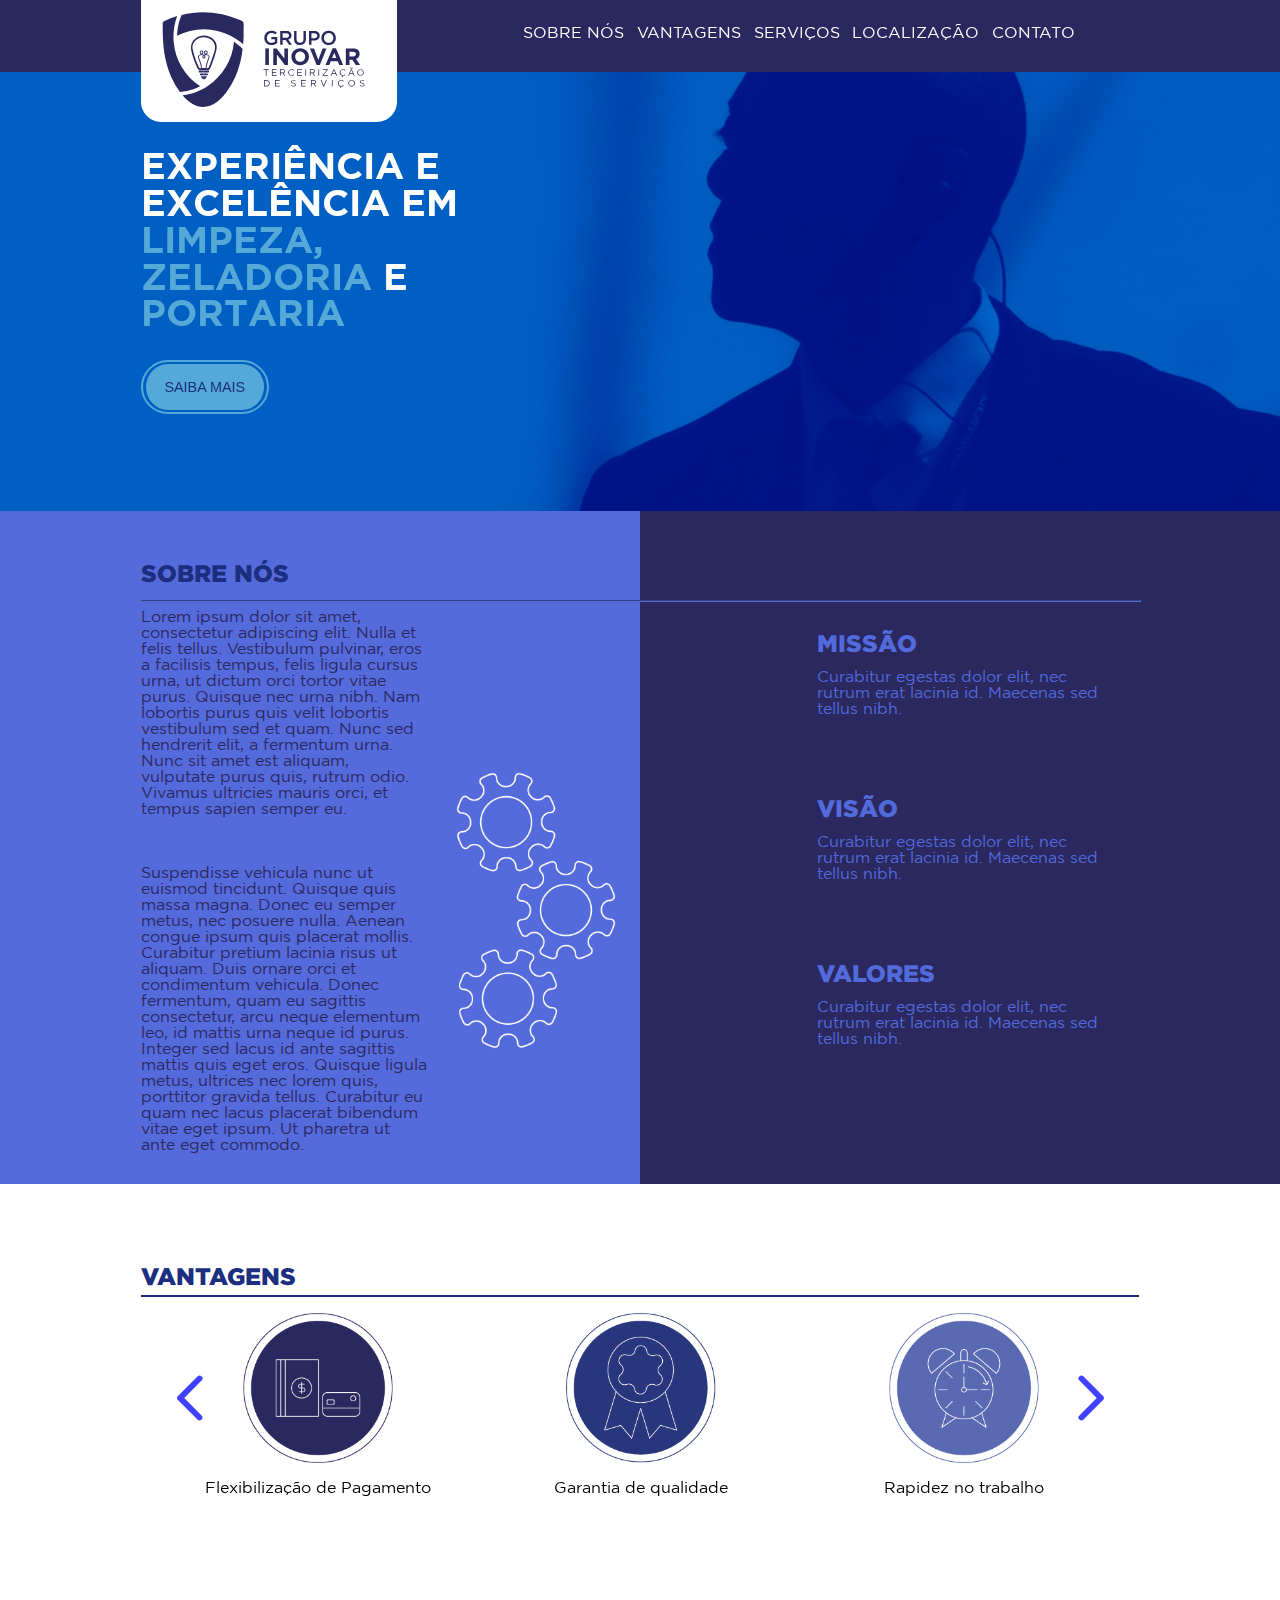
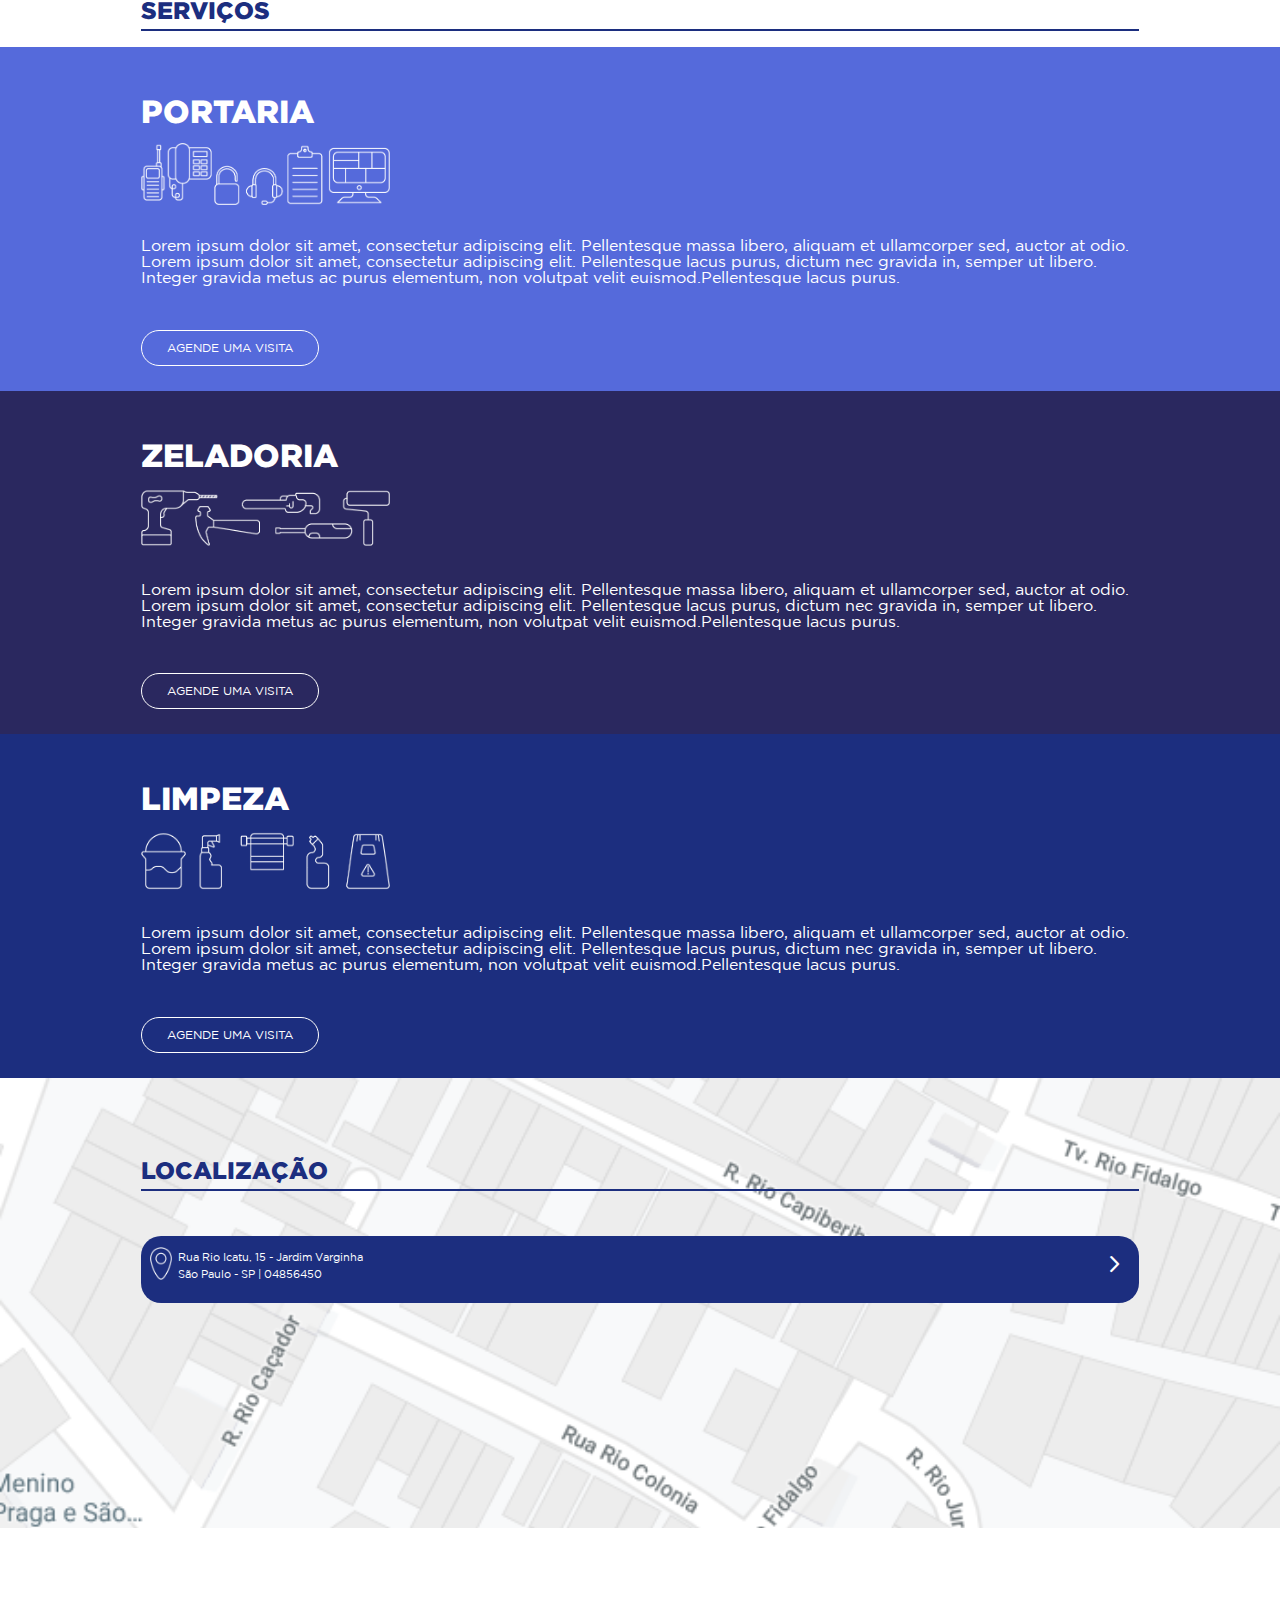
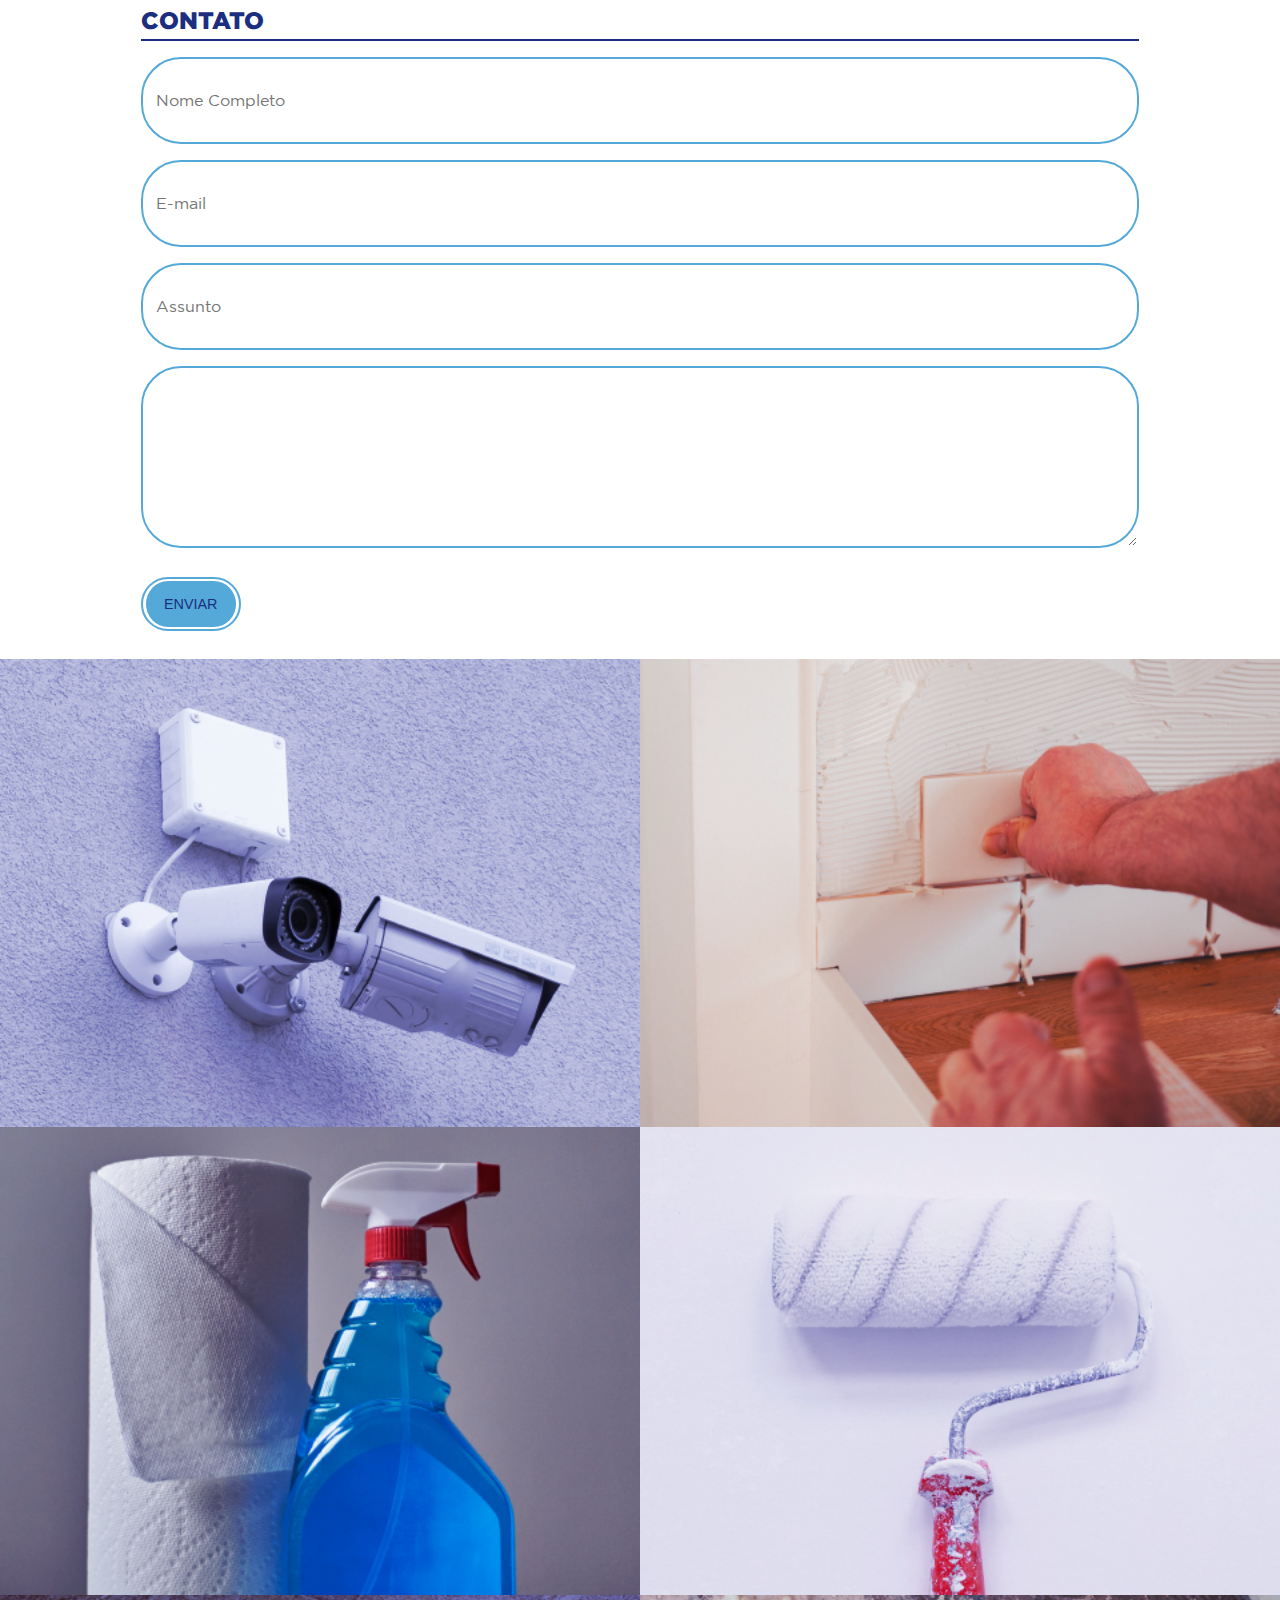
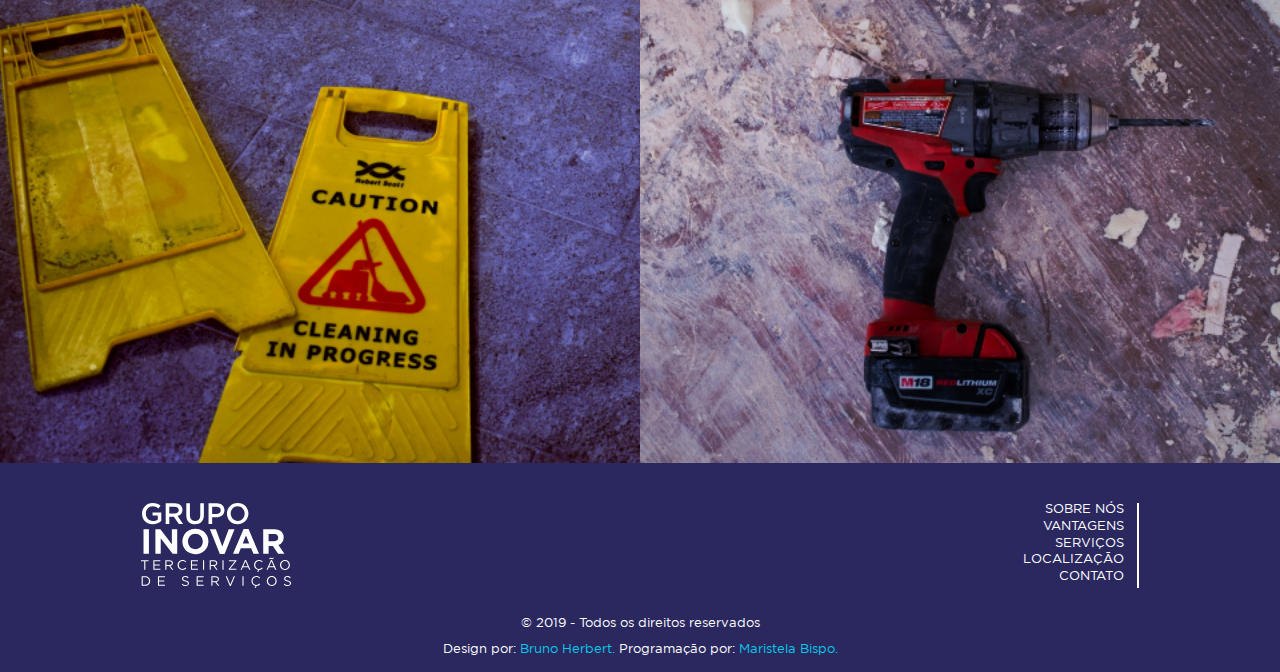
<file: index.html>
<html>
    <head>
        <title>Inovar</title>
    <meta charset="utf-8">
	<meta name="viewport" content="width=device-width">	
    <link rel="stylesheet" href="css/reset.css">
	<link rel="stylesheet" type="text/css" href="slick/slick.css"/>
	<link rel="stylesheet" type="text/css" href="slick/slick-theme.css"/>
	<link rel="stylesheet" href="css/vantagens.css">	
	<link rel="stylesheet" href="css/responsivo.css">
	<link rel="stylesheet" href="css/estilo.css">	

    </head>

    <body>
        <header>
			<div class="barra-header">
				<button class="menu-abrir">menu</button><a href="#"><img src="images/logo-principal.svg" onerror="this.src='images/logo.png'; this.onerror=null" class="logo"></a>
			</div>
			<nav class="menu-mobile">
            <button class="menu-fechar"></button>
            <ul class="menu-responsivo">
              <li><a href="#sobre">Sobre Nós</a></li>
              <li><a href="#vantagens">Vantagens</a></li>
              <li><a href="#servicos">Serviços</a></li>
              <li><a href="#localizacao">Localização</a></li>
              <li><a href="#contato">Contato</a></li>
            </ul>
          	</nav>
        </header>
        <div id="index">
            <ul class="single-item">
                <li class="single-banner1"></li>
                <li class="single-banner2"></li>
                <li class="single-banner3"></li>
            </ul>
            <h1 class="index chamada">Experiência e Excelência em <spam>Limpeza, Zeladoria</spam> e <spam>Portaria</spam></h1>
            <a href="#vantagens"><button class="saiba-mais botao">Saiba Mais</button></a>
        </div>
		<div id="servicos-missao">
			<div id="sobre">
				<h1 class="titulo borda">Sobre Nós</h1>
					<hr class="linha">
					<div class="paragrafo-sobre">
					<p>Lorem ipsum dolor sit amet, consectetur adipiscing elit. Nulla et felis tellus. Vestibulum pulvinar, eros a facilisis tempus, felis ligula cursus urna, ut dictum orci tortor vitae purus. Quisque nec urna nibh. Nam lobortis purus quis velit lobortis vestibulum sed et quam. Nunc sed hendrerit elit, a fermentum urna. Nunc sit amet est aliquam, vulputate purus quis, rutrum odio. Vivamus ultricies mauris orci, et tempus sapien semper eu.</p>

					<p>Suspendisse vehicula nunc ut euismod tincidunt. Quisque quis massa magna. Donec eu semper metus, nec posuere nulla. Aenean congue ipsum quis placerat mollis. Curabitur pretium lacinia risus ut aliquam. Duis ornare orci et condimentum vehicula. Donec fermentum, quam eu sagittis consectetur, arcu neque elementum leo, id mattis urna neque id purus. Integer sed lacus id ante sagittis mattis quis eget eros. Quisque ligula metus, ultrices nec lorem quis, porttitor gravida tellus. Curabitur eu quam nec lacus placerat bibendum vitae eget ipsum. Ut pharetra ut ante eget commodo.</p>
				</div>
				
				<div class="engrenagem">
					<img src="images/mobile/Elementos-Mobile_Engrenagens.png">
				</div>
			</div>
		

			<div class="missao">
				<ul>
				<li><h2>Missão</h2></li>
					<p class="valores">Curabitur egestas dolor elit, nec rutrum erat lacinia id. Maecenas sed tellus nibh.</p>

				<li><h2>Visão</h2></li>
					<p class="valores">Curabitur egestas dolor elit, nec rutrum erat lacinia id. Maecenas sed tellus nibh.</p>

				<li><h2>Valores</h2></li>
					<p class="valores">Curabitur egestas dolor elit, nec rutrum erat lacinia id. Maecenas sed tellus nibh.</p>

				</ul>
				</div>
		</div>
        <section id="vantagens">
            <h1 class="titulo">Vantagens</h1>
			<ul class="center">
			<li class="slide"><img src="images/mobile/pagamento.png"><p>Flexibilização de Pagamento</p></li>
			<li class="slide"><img src="images/mobile/qualidade.png"><p>Garantia de qualidade</p></li>
			<li class="slide"><img src="images/mobile/trabalho.png"><p>Rapidez no trabalho</p></li>
			<li class="slide"><img src="images/mobile/pagamento.png"><p>Flexibilização de Pagamento</p></li>
			<li class="slide"><img src="images/mobile/qualidade.png"><p>Garantia de qualidade</p></li>
			<li class="slide"><img src="images/mobile/trabalho.png"><p>Rapidez no trabalho</p></li>	
			</ul>
            

        </section>

        <section id="servicos">
            <h1 class="titulo">Serviços</h1>
        </section>
        <div class="servicos">
			<div class="portaria">
				<section>
					<h3 class="titulo-servicos">Portaria</h3>
					<img src="images/servicos/portaria.png" class="servicos-img">
					<p>Lorem ipsum dolor sit amet, consectetur adipiscing elit. Pellentesque massa libero, aliquam et ullamcorper
						sed, auctor at odio. Lorem ipsum dolor sit amet, consectetur adipiscing elit. Pellentesque lacus purus,
						dictum nec gravida in, semper ut libero. Integer gravida metus ac purus elementum, non volutpat velit
						euismod.Pellentesque lacus purus.</p>
					<a href="#contato"><button class="agende">Agende uma visita</button></a>
				</section>
			</div>
			<div class="zeladoria">
			<section>
				<h3 class="titulo-servicos">Zeladoria</h3>
				<img src="images/servicos/zeladoria.png" class="servicos-img">
				<p>Lorem ipsum dolor sit amet, consectetur adipiscing elit. Pellentesque massa libero, aliquam et ullamcorper
					sed, auctor at odio. Lorem ipsum dolor sit amet, consectetur adipiscing elit. Pellentesque lacus purus,
					dictum nec gravida in, semper ut libero. Integer gravida metus ac purus elementum, non volutpat velit
					euismod.Pellentesque lacus purus.</p>
				<a href="#contato"><button class="agende">Agende uma visita</button></a>
			</section>
			</div>
			<div class="limpeza">
				<section>
				<h3 class="titulo-servicos">Limpeza</h3>
				<img src="images/servicos/limpeza.png" class="servicos-img">
				<p>Lorem ipsum dolor sit amet, consectetur adipiscing elit. Pellentesque massa libero, aliquam et ullamcorper
					sed, auctor at odio. Lorem ipsum dolor sit amet, consectetur adipiscing elit. Pellentesque lacus purus,
					dictum nec gravida in, semper ut libero. Integer gravida metus ac purus elementum, non volutpat velit
					euismod.Pellentesque lacus purus.</p>
					<a href="#contato"><button class="agende">Agende uma visita</button></a>	
				</section>
			</div>
		</div>

            <div class="borda zeladoria"></div>
            <div class="borda limpeza"></div>
        <section id="localizacao">
            <h1 class="titulo">Localização</h1>
				<div class="endereco">
				<img src="images/mobile/localizacao.png" class="localizao-img">	
				<p>Rua Rio Icatu, 15 - Jardim Varginha</p>
				<p>São Paulo - SP | 04856450</p>
				</div>
		</section>
<a name="BTEnvia"> </a>
        <section id="contato">
            <h1 class="titulo">Contato</h1>
            <form action="<? $PHP_SELF; ?>" method="POST"> 
                <input id="nome" name="nome" placeholder="Nome Completo" required>
                <input id="email" name="email" placeholder="E-mail" type="email" required>
				<input id="assunto" name="assunto" placeholder="Assunto" type="assunto" required>
                <textarea id="msg" name="mensagem" cols="30" rows="6" required></textarea>
                <button type="submit" name="BTEnvia" class="botao formulario" value="Send">Enviar</button>
            </form>
        </section>
      
        <div id="fotos">
            <ul class="galeria">
                <li><img src="images/1.png"></li>
                <li><img src="images/2.png"></li>
                <li><img src="images/3.png"></li>
                <li><img src="images/4.png"></li>
                <li><img src="images/5.png"></li>
                <li><img src="images/6.png"></li>

            </ul>
        </div>

            <footer>
                <section id="rodape">
                <img src="images/logo-rodape.svg" onerror="this.src='images/logo-rodape.png'; this.onerror=null" class="logo-rodape">
                <ul>
					<li><a href="#sobre">Sobre Nós</a></li>
					<li><a href="#vantagens">Vantagens</a></li>
					<li><a href="#servicos">Serviços</a></li>
					<li><a href="#localizacao">Localização</a></li>
					<li><a href="#contato">Contato</a></li>
					</ul>
                </section>
				<div class="copyright">
					<p>© 2019 - Todos os direitos reservados</p>
					<p>Design por: <a href="mailto:brherbert@gmail.com">Bruno Herbert.</a> Programação por: <a href="mailto:shestronger@gmail.com">Maristela Bispo.</a></p>
				</div>
            </footer>
            <script src="js/menu.js"></script>
			<script src="js/jquery.js"></script>
			<script src="slick/slick.min.js"></script>
			<script src="js/slider.js"></script>
			<script src="js/animar-menu.js"></script>
			<script src="js/banner.js"></script>
    </body>
</html>
</file>
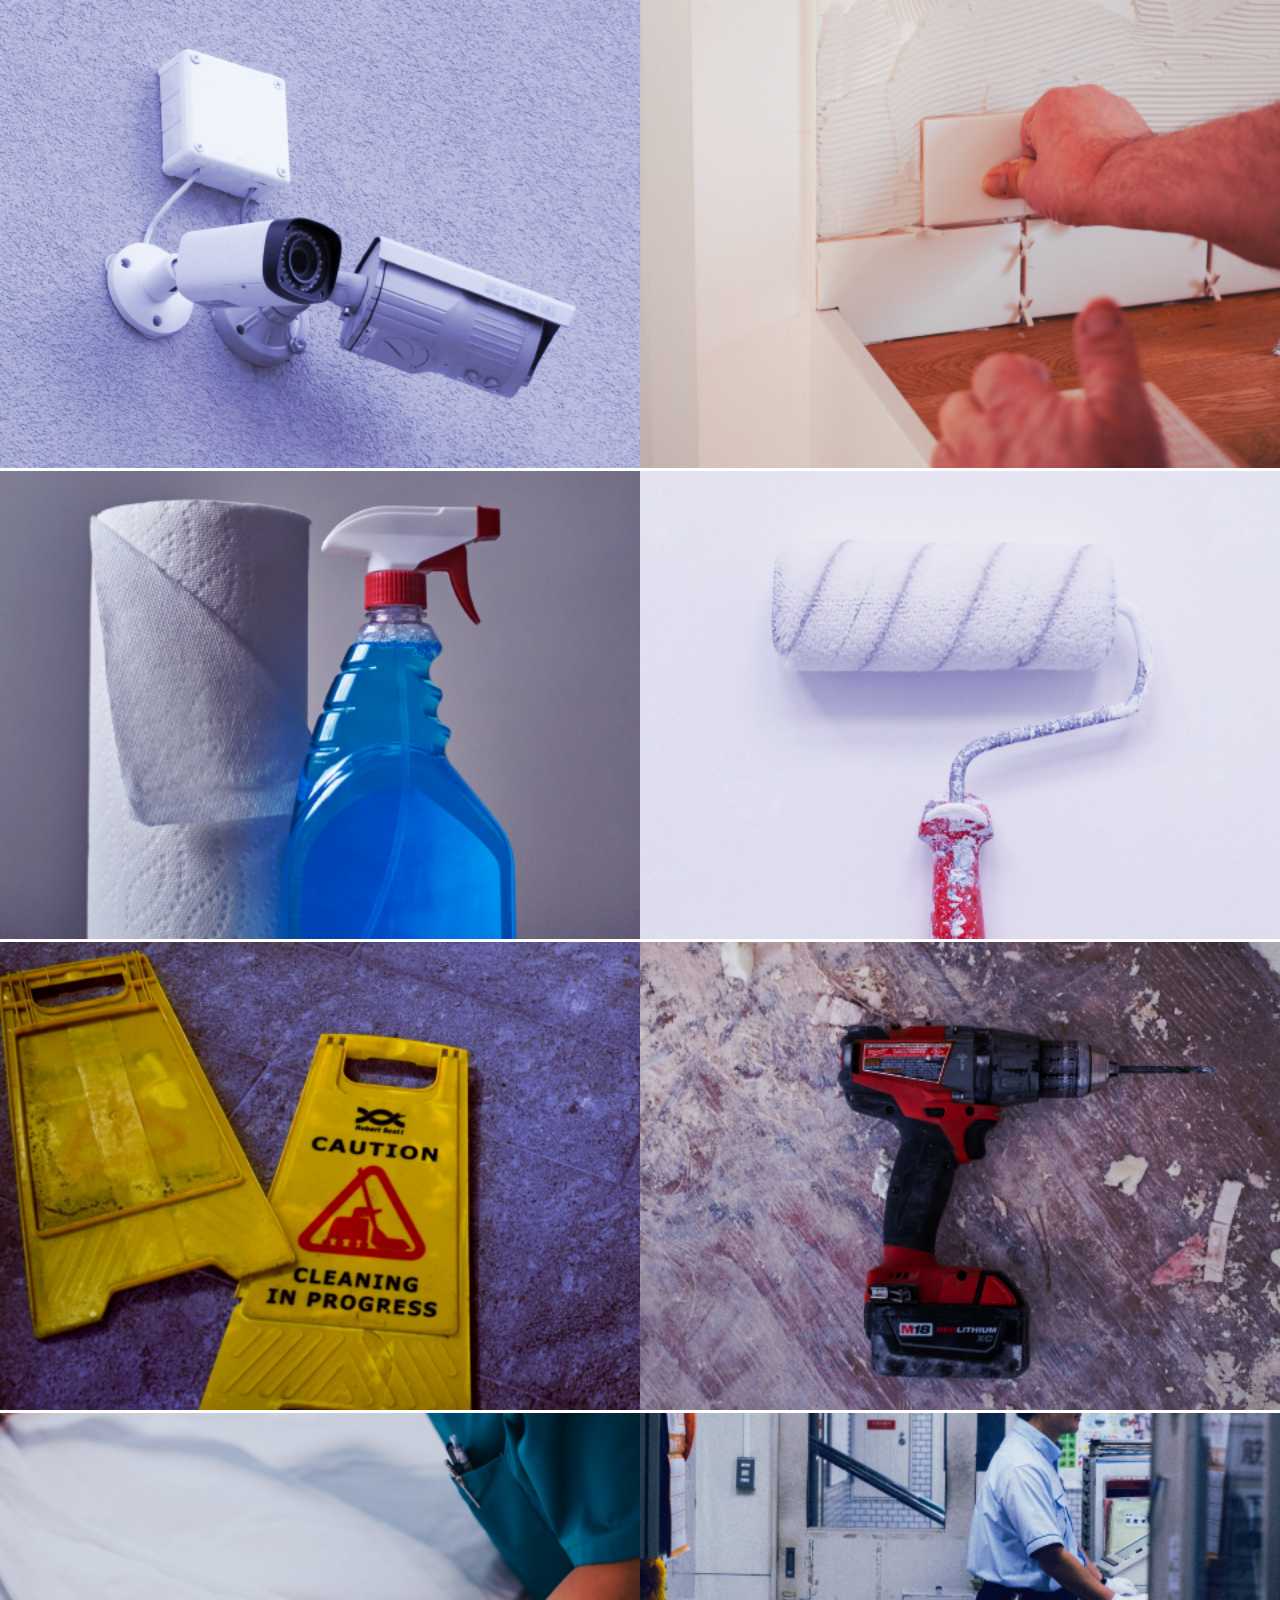
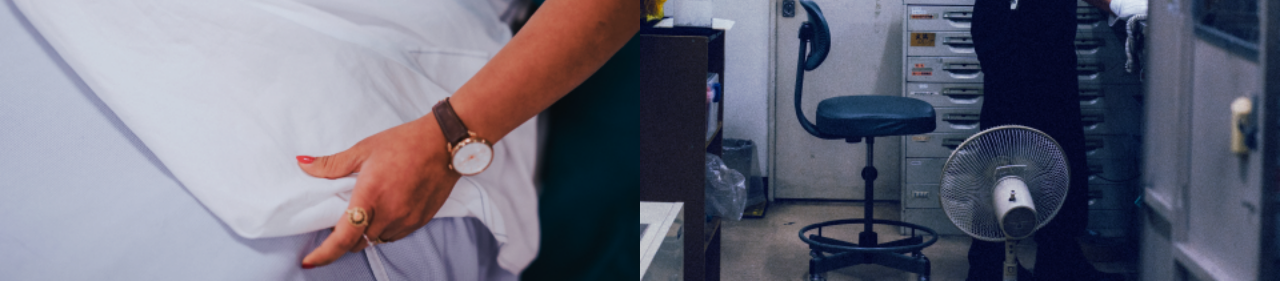
<file: galeria/galeria.html>
<html>
    <head>
        <title>Galeria</title>
        <meta charset="utf-8">
        <meta name="viewport" content="width=device-width">	
         <link rel="stylesheet" href="reset.css">
        <style>
            .galeria {
            display: flex;
            flex-wrap: wrap;
            }

            .galeria li {
            width: 50%;
            }

            .galeria li img {
            width: 100%;
            }

        </style>
        
    </head>

    <body>
        
         <div id="fotos">
            <ul class="galeria">
                <li><img src="images/1.png"></li>
                <li><img src="images/2.png"></li>
                <li><img src="images/3.png"></li>
                <li><img src="images/4.png"></li>
                <li><img src="images/5.png"></li>
                <li><img src="images/6.png"></li>
                <li><img src="images/7.png"></li>
                <li><img src="images/8.png"></li>

            </ul>
        </div>
        
    </body>
</html>
</file>
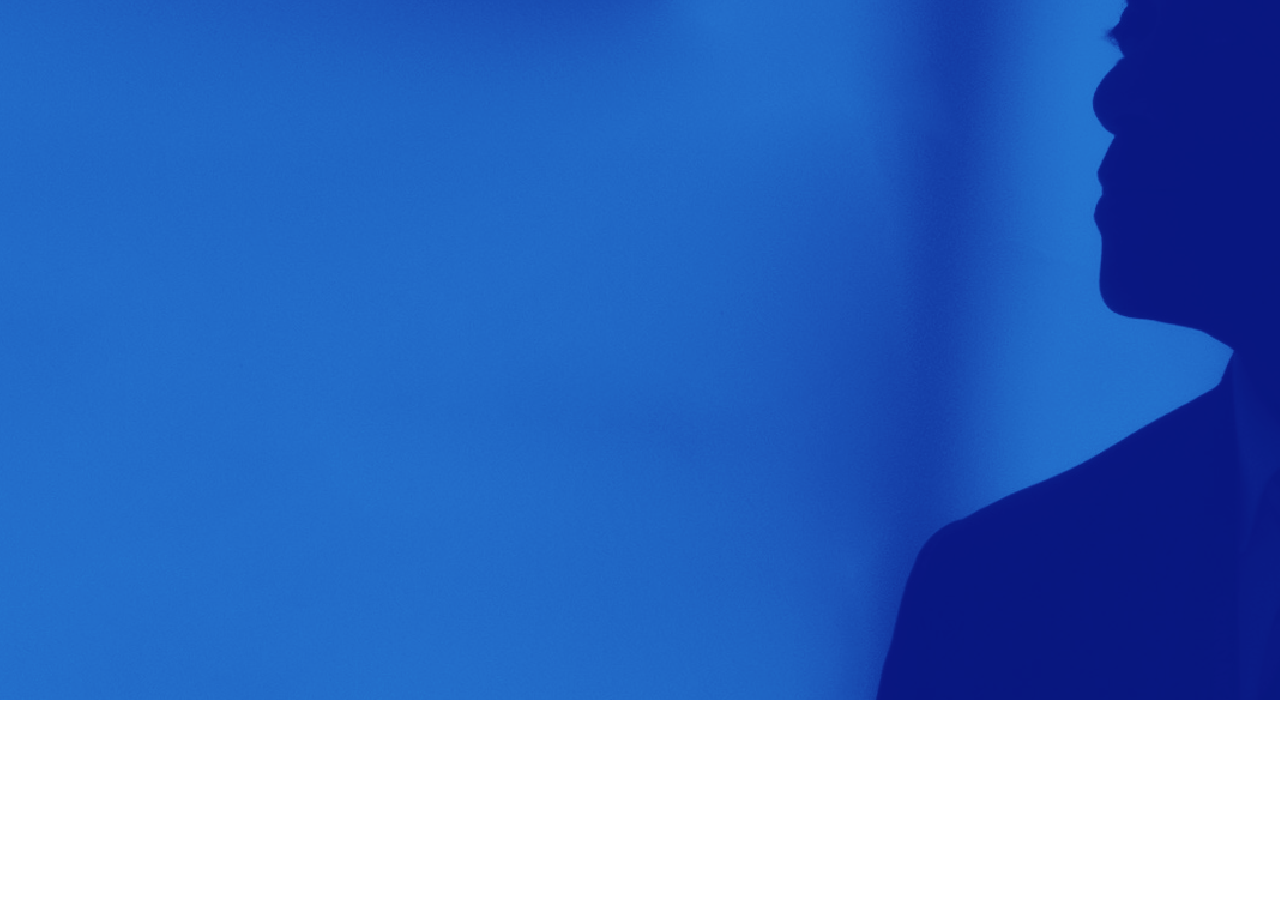
<file: slide/slide.html>
<html>

<head>
	<link rel="stylesheet" type="text/css" href="../css/reset.css"/>
	<link rel="stylesheet" type="text/css" href="../slick/slick.css"/>
	<link rel="stylesheet" type="text/css" href="../slick/slick-theme.css"/>
	
</head>
	
	<body>
	<ul class="slide">
	<li><img src="../images/banner/1.png"></li>	
	<li><img src="../images/banner/2.png"></li>
	<li><img src="../images/banner/3.png"></li>
	</ul>
	
		
		<script src="../js/jquery.js"></script>
		<script src="../slick/slick.min.js"></script>
		<script src="banner.js"></script>
	</body>
</html>
</file>
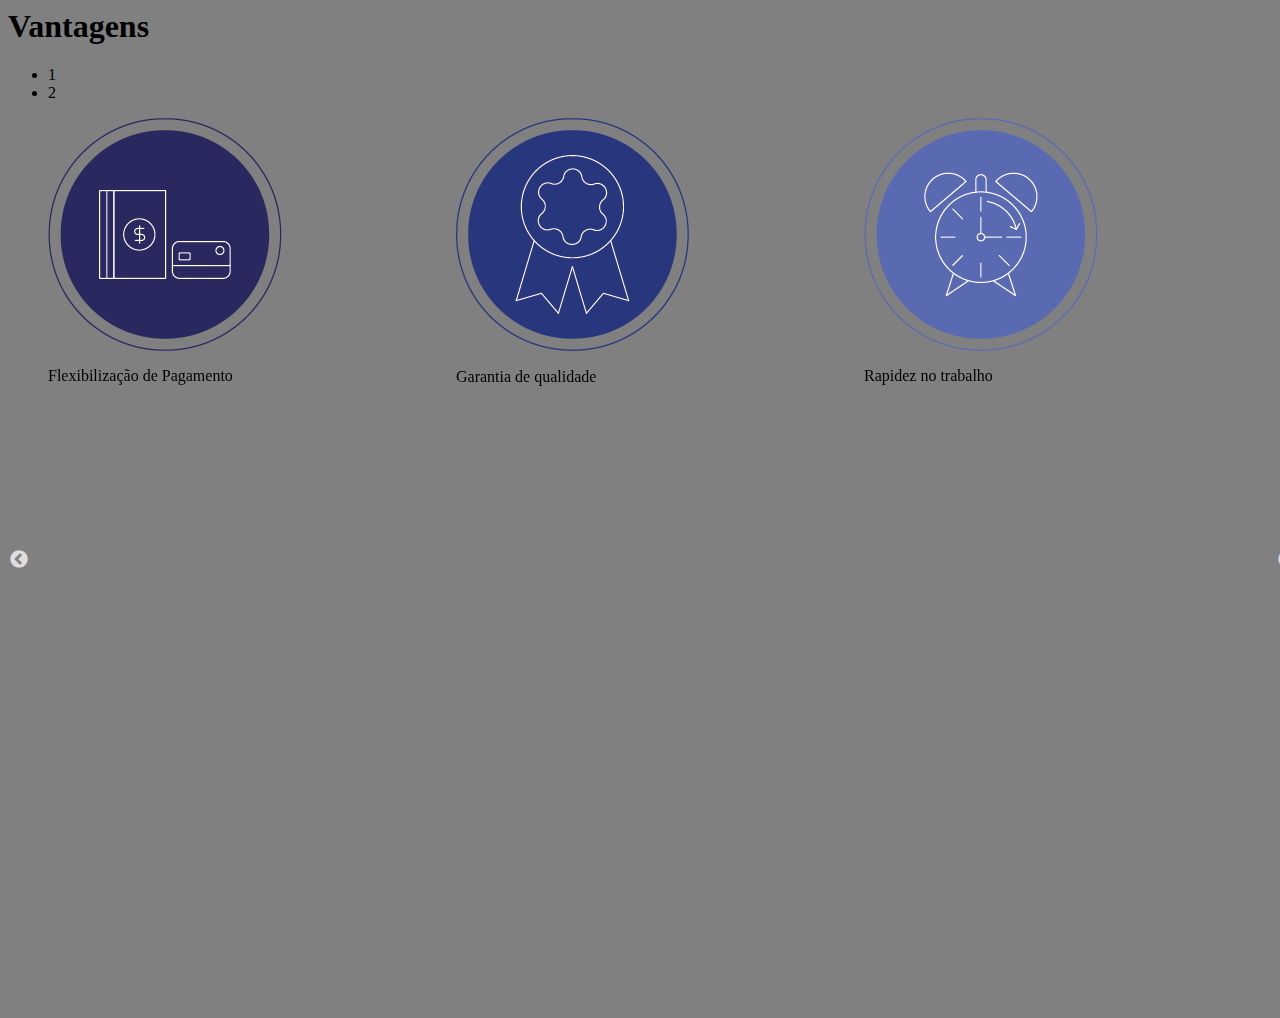
<file: vantagens/vantagens.html>
<html>
<head>
	<link rel="stylesheet" type="text/css" href="../slick/slick.css"/>
	<link rel="stylesheet" type="text/css" href="../slick/slick-theme.css"/>

  <style>

    body{
      background-color:gray;
    }
    .slick-prev {
    left: 1px;
}
    </style>

</head>
<body>

  <section id="vantagens">
              <h1 class="titulo">Vantagens</h1>
	  
	  <ul>
	  
	  <li>1</li>
		  <li>2</li>
	  </ul>
  			<ul class="center">
  			<li class="centralizar"><img src="../images/mobile/pagamento.png"><p>Flexibilização de Pagamento</p></li>
  			<li class="centralizar"><img src="../images/mobile/qualidade.png"><p>Garantia de qualidade</p></li>
  			<li class="centralizar"><img src="../images/mobile/trabalho.png"><p>Rapidez no trabalho</p></li>
			<li class="centralizar"><img src="../images/mobile/pagamento.png"><p>Flexibilização de Pagamento</p></li>
  			<li class="centralizar"><img src="../images/mobile/qualidade.png"><p>Garantia de qualidade</p></li>
  			<li class="centralizar"><img src="../images/mobile/trabalho.png"><p>Rapidez no trabalho</p></li>
  			</ul>
	  
	  


  </section>
	<script src="../js/jquery.js"></script>
	<script src="../slick/slick.min.js"></script>
	<script src="../js/slider.js"></script>
</body>
</html>
</file>
<file: css/estilo.css>
@font-face{
    font-family:"Gotham Book";
    src:url(fonts/GothamBook.ttf);
}

@font-face{
    font-family:"Gotham Medium";
    src:url(fonts/GothamMedium_0.ttf);
    /*font-weight:400;*/
}

@font-face{
    font-family:"Gotham Bold";
    src:url(fonts/GothamBold.ttf);
    font-weight:600;
}

@font-face{
    font-family:"Gotham Black";
    src:url(fonts/GothamBlack.otf);
    font-weight:800;
}


@media(min-width:1117px){
    
    body {
    font-family: "Gotham Book";
    }
	
	#index{
		margin-top:4%;
		max-height: 340px;
	}
	
	.chamada{
	    top: 4em;
	}
	
	.logo {
			width: 20%;
			padding-left: 11%;
			max-width: 326px;
	}
	
	.logo2 {
    width: 8%;
}

	.menu-mobile ul{
		display: flex;
		justify-content: flex-end;
		position: fixed;
		right: 15%;
		top: 1.5em;
		z-index:2;
	}

	.menu-mobile {
		height: auto;
	}

	.menu-mobile li a{
		color:white;
		text-decoration: none;
		text-transform: uppercase;
	}

	.menu-mobile li{
		padding-right:0.8em;
	}

	.botao {
		text-transform: uppercase;
		width: 10%;
		height: 6%;
		cursor:pointer;
	}

	.saiba-mais {
		margin-bottom: 5%;
		position: absolute;
		right: 15%;
		top: 25em;
	}
	
	

    	.single-banner1{
	background-image:url(../images/responsivo/p1.png);
	}
	
	.single-banner2{
	background-image:url(../images/responsivo/p2.png);
	}
	
	.single-banner3{
	background-image:url(../images/responsivo/p3.png);
	}

	.index{
		/*padding-top: 25%;
		padding-bottom: 10%;*/
		font-size: 2.3em;
	}
	.single-item{
		max-height: 700px;
	}

	.chamada{
		width:30%;
	}

	section {
		padding-right: 11%;
		padding-left: 11%;
		padding-top:0;
	}

	.logo-rodape {
		width: 15%;
	}

	.missao{
		width:50%;
	}

	.missao ul{
		padding-top: 8em;
		width: 80%;
		padding-left: 10%;
	}
	
	#servicos{
	    margin-top: 5%;
	}

	#servicos-missao{
		display:flex;
		margin-top: 5%;
	}

	#sobre p{
		width: 80%;
	}


	#sobre{
		width:50%;
		padding-top:6%;
		background-image: url(../images/engrenagens.png);
		background-repeat: no-repeat;
		background-position: top 70% right 5%;
		background-size: 25%;

	}
	
	.servicos-img{
		max-width: 25%;
		padding: 1em 0;
	}
	.engrenagem{
		display:none;
	}
	.valores p{
		 color: #536ADB;
	}

	hr{
		border-color: #536ADB;
		width:78%;
		position:absolute;
		display:block;

	}

	.titulo:first{
		border-bottom: none;
	}

	.borda{
		border:none;
	}
	
	.galeria li img {
    max-height: none;
        float: left;
}
	
	.localizao-img{
		width: 2.3%;
	}
	
	.endereco {
padding: 1em 0.8em 2em 0.8em;
}
	
	img.endereco{
		vertical-align:middle;
	}
	
	.endereco:before{
		content: "5";
		float: right;
		font-size: 3em;
		font-family: "Elegant";
	}

	footer{
		max-height:;
	}
}

@media (min-width:1118px){
       
    

.single-item{
    max-height:420px;
}


}

@media (min-width:1313px){
    #index{
        margin-top:2%;
    }
    
    #servicos-missao{
        margin-top:6%;
    }
}

@media (min-width:1450px){
    
    #servicos-missao{
        margin-top:11%;
    }
}

@media(min-width:1600px){
    
    .single-item{
    max-height:500px;
}

.chamada {
    top: 6em;
}

.missao ul{
    padding-top:9em;
}

.saiba-mais{
    top:28em;
}
    
}

@media(min-width:1675px){
    
    .missao ul {
    padding-top: 10em;}
    
}

@media (min-width:1750px){
    #servicos-missao {
    margin-top: 14%;
}

#sobre{
        background-size:23%;
    }
}

@media(min-width:1860px){
    
    .missao ul {
    padding-top: 10em;
        
    }
    
    #sobre{
        background-position: top 89% right 5%; 
    }
    
}


@media(min-width:1900px){
    
    .menu-mobile ul {
    top: 2em;
    }
    
    .paragrafo-sobre p{

margin-top: 2em;
}

.missao ul {
    padding-top: 11em;
}
}

@media(min-width:1915px){
    
    .agende{
        padding: 1.4em 2em 1.4em 2em;
    }

}


@media(min-width:1915px){

    
    .single-item{
max-height:700px;
}

}

@media(min-width:1971px){
    
    #sobre{
        background-size:20%;
    }
    
   
}
</file>
<file: css/vantagens.css>
@font-face{
		font-family:"Elegant";
		src:url(fonts/ElegantIcons.ttf);
		}

			.slick-prev:before, .slick-next:before {
		font-family: "Elegant";
			}

			.slick-next::before {
		content: "5";
				color:blue;
					font-size: 6rem;
	}


			.slick-prev:before {
		content: '4';
				color:blue;
					font-size: 6rem;
	}
			.center{
				padding:1em;
			}

			.slide{
				/*display: flex;
				flex-direction: column;
				padding: 0 3em;
				align-items: center;
				justify-content: space-between;*/
				max-height:300px;
				text-align:center;
			}
		.slick-prev {
		left: 1px;
			z-index:999;
	}

			.slick-next{
				right:70px;
			}

			.slick-prev, .slick-next{
				top:20%;
			}

	.slick-slide img{
			width: 100%;
		max-width: 234px;
		}

.slick-prev .slick-arrow{
}
</file>
<file: css/responsivo.css>
/*.menu-mobile{
  display:none;
}*/


@media(min-width:300px){
    body{
        font-family: "Gotham";
        font-size:1em;
		background-color:;
    }
	
	.slick-slide img {
    height: 150px;
    width: 150px;
    margin: 0 auto;
}
	
	.slick-prev {
    z-index: 1;
		left: 0;
}

	.slick-track {
	}
	
	.single-item{
		position:relative;
	}
	
	.single-item img{
		/*max-height:750px;*/
	}
	#index{
	margin-top: 10%;
	}
	
	.single-banner1{
	background-image:url(../images/responsivo/c1.png);
    background-size: 100%;
    background-repeat: no-repeat;
	}
	
	.single-banner2{
	background-image:url(../images/responsivo/c2.png);
    background-size: 100%;
    background-repeat: no-repeat;
	}
	
	.single-banner3{
	background-image:url(../images/responsivo/c3.png);
    background-size: 100%;
    background-repeat: no-repeat;
	}
	
	.slick-next {
    position: absolute;
    right: 5;
    width: auto;
}
	
	#vantagens{
		position:relative;
		height: 43%;
	}

    /*header{
      background-color:#2a285f;
    }*/
	
	.barra-header{
		background-color:#2a285f;
		height:10%;
		position: fixed;
    	width: 100%;
    	top: 0;
		z-index:2;
	}
	

    nav{
        width:100%;
        height:10em;
    }

    
    .logo{
        padding-left:11%;
        width:50%;
    }
	
	.logo2{
		width:34%;
		padding-top:0.5em;
	}


	.menu-abrir{
		font-size: 1em;
    	float: right;
    	margin-right: 11%;
    	margin-top: 5%;
	}

  .menu-fechar{
    position: absolute;
    right: 5%;
	  top: 2%;
    font-size: 1em;
  }
	
	.menu-fechar:before{
		content:"M";
		font-family: "Elegant";
		font-size:2em;
		color:black;
		
	}	

    h1{
        text-transform: uppercase;
    }

    h3{
		font-family: "Gotham Black";
        font-size:2em;
        text-transform: uppercase;
        padding-top:1.5em;
    }

    .espacamento{
        padding-left:18%;
        padding-right:12%;
    }

    .index{
        text-align: left;
        /*padding-top:45%;
        padding-bottom:30%;*/
        font-size:1.8em;
        color:white;
        font-family:"Gotham Bold";
        font-weight:bold;
       /* background-color:#226CC9;
        background-image:url(../images/Imagens_Inovar-09.png);
        background-repeat: no-repeat;
        background-position: center;*/
    }
	
	.chamada{
		position:absolute;
		top:5em;
		left:11%;
		right: 15%;
	}
	
	.engrenagem{
		padding-bottom:1em;
		width:100%;
		text-align:center;
	}
	
	.engrenagem img{
		text-align:center;
		    width: 90%;
	}

    spam{
        color:#55A9D8;
    }
	
	hr{
		display:none;
	}
    .saiba-mais{
        position: absolute;
		top: 25em;
		left: 11%
    }
	
	.single-item img{
		width:100%;
	}

    .botao{
        width:50%;
        height:7%;
        font-size:0.9em;
        border-radius: 40px;
        border: solid 3px #55A9D8;
        padding: 2px 3px;
        background-clip: content-box; /* support: IE9+ */
        background-color:#55A9D8;
		color: #1c2e7f;
    }

    .titulo{
        font-size:1.5em;
        color: #1c2e7f;
    	border-bottom: solid 2px #1c2e7f;
        padding-bottom: 0.3em;
        padding-top:8%;
        font-family: "Gotham Black";
    }

    p{
        margin-top:1em;
		padding-bottom:2em;
		font-size:1em;

    }

    #sobre{
        background-color:#556ADB;
		color:#2a285f;
		padding-right: 11%;
    	padding-left: 11%;
		padding-top:14%;
    }
	
	#sobre p{
		
	}

    section{
        padding-right:11%;
        padding-left:11%;
		padding-top: 14%;
    }
	
	.portaria section{
		padding-top:0;
	}
	
	.servicos-img{
		    width: 90%;
    padding: 1em 0;
	}

    h2{
        font-size:1.5em;
        font-family: "Gotham Black";
        padding-top:2em;
        color:#536ADB;
        text-transform: uppercase;
    }

    .servicos{
		  color: white;
    }

    .borda{
        border-radius: 0 40px 0 0;
    }

    .portaria{
        background-color:#556adb;
    }

    .services{
        font-size:0.9em;
        margin-top:;
    }

    .informacoes{
		padding-top:5em;
        display:flex;
		justify-content: space-between;
    }

	.informacoes h1{
		font-size:1em;
		font-family: "Gotham Black";
	}

	.informacoes p{
		font-size: 0.5em;
    	margin-top: 0.5em;
		text-transform: uppercase;
	}

    .especificacoes{

    }

    .spam espacamento{
        font-size:1em;
        color:white;
    }

	.agende{
		border-radius: 40px;
    	font-size: 0.78em;
    	padding: 0.8em 2em;
    	background-color: inherit;
    	text-transform: uppercase;
    	border: 1.3px solid white;
    	color: white;
    	margin-top: 1em;
		margin-bottom: 2em;
		font-family:"Gotham Book";
		cursor:pointer;
	}

    .zeladoria{
        background-color:#2a285f;
    }

    .limpeza{
        background-color:#1c2e7f;

    }

    .valores{
        margin-top:0.8em;
		color: #536ADB;
    	font-size: 1em;
    }

    .valores:last-child{
        padding-bottom:2em;
    }

    .missao{
        background-color:#2A285F;
		padding-right: 11%;
    	padding-left: 11%;
    }

    #servicos{
        background-color:white;
        padding-bottom:1em;

    }
	.servicos section{
		padding-top: 0;
	}
	
	.vantagens{
		padding-top: 4em;
    	display: flex;
    	flex-direction: column;
    	align-items: center;
		text-align: center;
	}
	
	.vantagens li{
		font-size:1em;
		margin-bottom:2em;
	}
	
	.vantagens p{
		color: #1c2e7f;
	}

    #contato{
        background-color:white;
    }

    input[name],
    input[type="email"],
    textarea{
        font-family: inherit;
        font-size: 1em;;
        width:100%;
        padding:2em 0.8em;
        margin-top:1em;
        border-radius:40px;
        border:2px solid #55A9D8;
    }

    .formulario{
        margin: 2em 0;
    }

	#localizacao{
		background-image:url(../images/mapa.png);
		background-position: center top;
    	background-size: 100% auto;
		height:50%;
		background-repeat: no-repeat;
	}
	
	.localizao-img {

    float: left;
    width: 10%;
    padding-right: 0.5em;

}
	
	.endereco:before{
		content: "5";
		float: right;
		font-size: 3em;
		font-family: "Elegant";
	}

	.endereco{
		border-radius: 20px;
    	background-color: #1c2e7f;
    	padding: 2em 0.8em;
    	font-size: 0.7em;
    	color: white;
    	margin-top: 4em;
	}

	.endereco p{
		margin-top: 0.5em;
    	padding: 0;
	}

    .galeria{
        display: flex;
        flex-wrap: wrap;
    }

    .galeria li{
       width:50%;
        display:inline;
    }

    .galeria li img{
        width:100%;
        /*height:100%;
		max-height: 300px;*/
    }

    footer{
        background-color:#2a285f;
        height:;
        color:white;
    }

    #rodape{
        padding-top:2.5em;
        display:flex;
        color:white;
		justify-content: space-between;
		padding-bottom:1em;
    }

    #rodape ul{
        width:50%;
        text-align:right;
        font-size:0.8em;
		border-right: 2px solid white;
    	padding-right: 1em;
    }
	
	#rodape a{
		color:white;
		text-decoration: none;
	}

    .linha-vertical {
    height: auto;
    border-right: 2px solid white;
    padding-left: 0.9em;
    }

    #rodape li{
        padding-bottom:0.3em;
        text-transform: uppercase;
    }

    .logo-rodape{
       width:50%;
    }

    footer p{
        text-align: center;
		padding-bottom:0;
		font-size: 0.8em;
    }

	.copyright{
		padding-bottom:1em;
	}

    .copyright a{
        color: #08c9ea;
        text-decoration: none;
    }
}

@media only screen and (max-width: 1116px) and (min-width: 300px)  {
	.menu-mobile{
      background-color:#556adb;
      margin:0;
      padding:1;
      height:100%;
      width:100%;
      position:fixed;
      z-index: 5;
      top:0;
      left:-110%;
      transition: 0.3 ease-out;
    }

	.menu-responsivo{
    font-size: 1em;
    display: flex;
    flex-direction: column;
    justify-content: space-around;
    height: 100%;
    padding-top: 1em;
    text-align: center;
	}

  .menu-responsivo li{
    border-bottom:4px solid #2a285f;
	  padding-bottom: 2em;
  }

	.menu-responsivo li:last-child{
		border-bottom: none;
	}

  .menu-responsivo li a{
    text-decoration:none;
    text-transform: uppercase;
    color: #2a285f;
  }
	
		.menu-abrir,
	.menu-fechar{
		background:none;
		border:0;
		outline: 0;
		-webkit-appearance:none;
		font-size:1.6em;
	}

	
	.menu-abrir{
		height: 0;
		width: .75em;
		padding-top: .125em;
		border-top: .375em double white;
		border-bottom: .125em solid white;
		vertical-align: middle;
		margin-top: 0.5em;	
		text-indent: -999em;
		
	}

    .menu-ativo .menu-mobile{
      left:0;
    }

}


@media(min-width:650px){
	
	
	body{
		background-color:;
		font-size:1em;
	}
	
	.logo {
    width: 30%;
	}
	
	.barra-header {
    height: 8%;
	}
		
	footer{
	}
	
	.servicos {

	}
	
	
	.chamada {
		padding-right:20%;
		top: 8em;
	}
	
	.logo-rodape {
    	width: 20%;
	}
	
	.botao {
    width: 25%;
    height: 3%;
	border: solid 2px #55A9D8;	
	}
	
	.logo2{
		width:23%;
	}
	
	.localizao-img{
		width: 5%;
	}
	
	section {
    padding-top: 9%;
}
	
	#sobre{
		padding-top: 9%;
	}
	
	#vantagens{
		height: 30%;
	}
	
		.single-banner1{
	background-image:url(../images/responsivo/t1.png);
	}
	
	.single-banner2{
	background-image:url(../images/responsivo/t2.png);
	}
	
	.single-banner3{
	background-image:url(../images/responsivo/t3.png);
	}
	
	#index {
    max-height: 500px;
}
}

@media (min-width:840px){

#index {

    	max-height: 550px;
	margin-top: 9%;

}
}

@media (min-width:917px){

#index {

    	max-height: 600px;
	margin-top: 8%;

}
}

@media (min-width:1000px){


#index {

    max-height: 650px;

}
}

@media not all and (max-width: 1116px) {
    .menu-abrir,
    .menu-fechar {
        display: none;
    }
}
</file>
